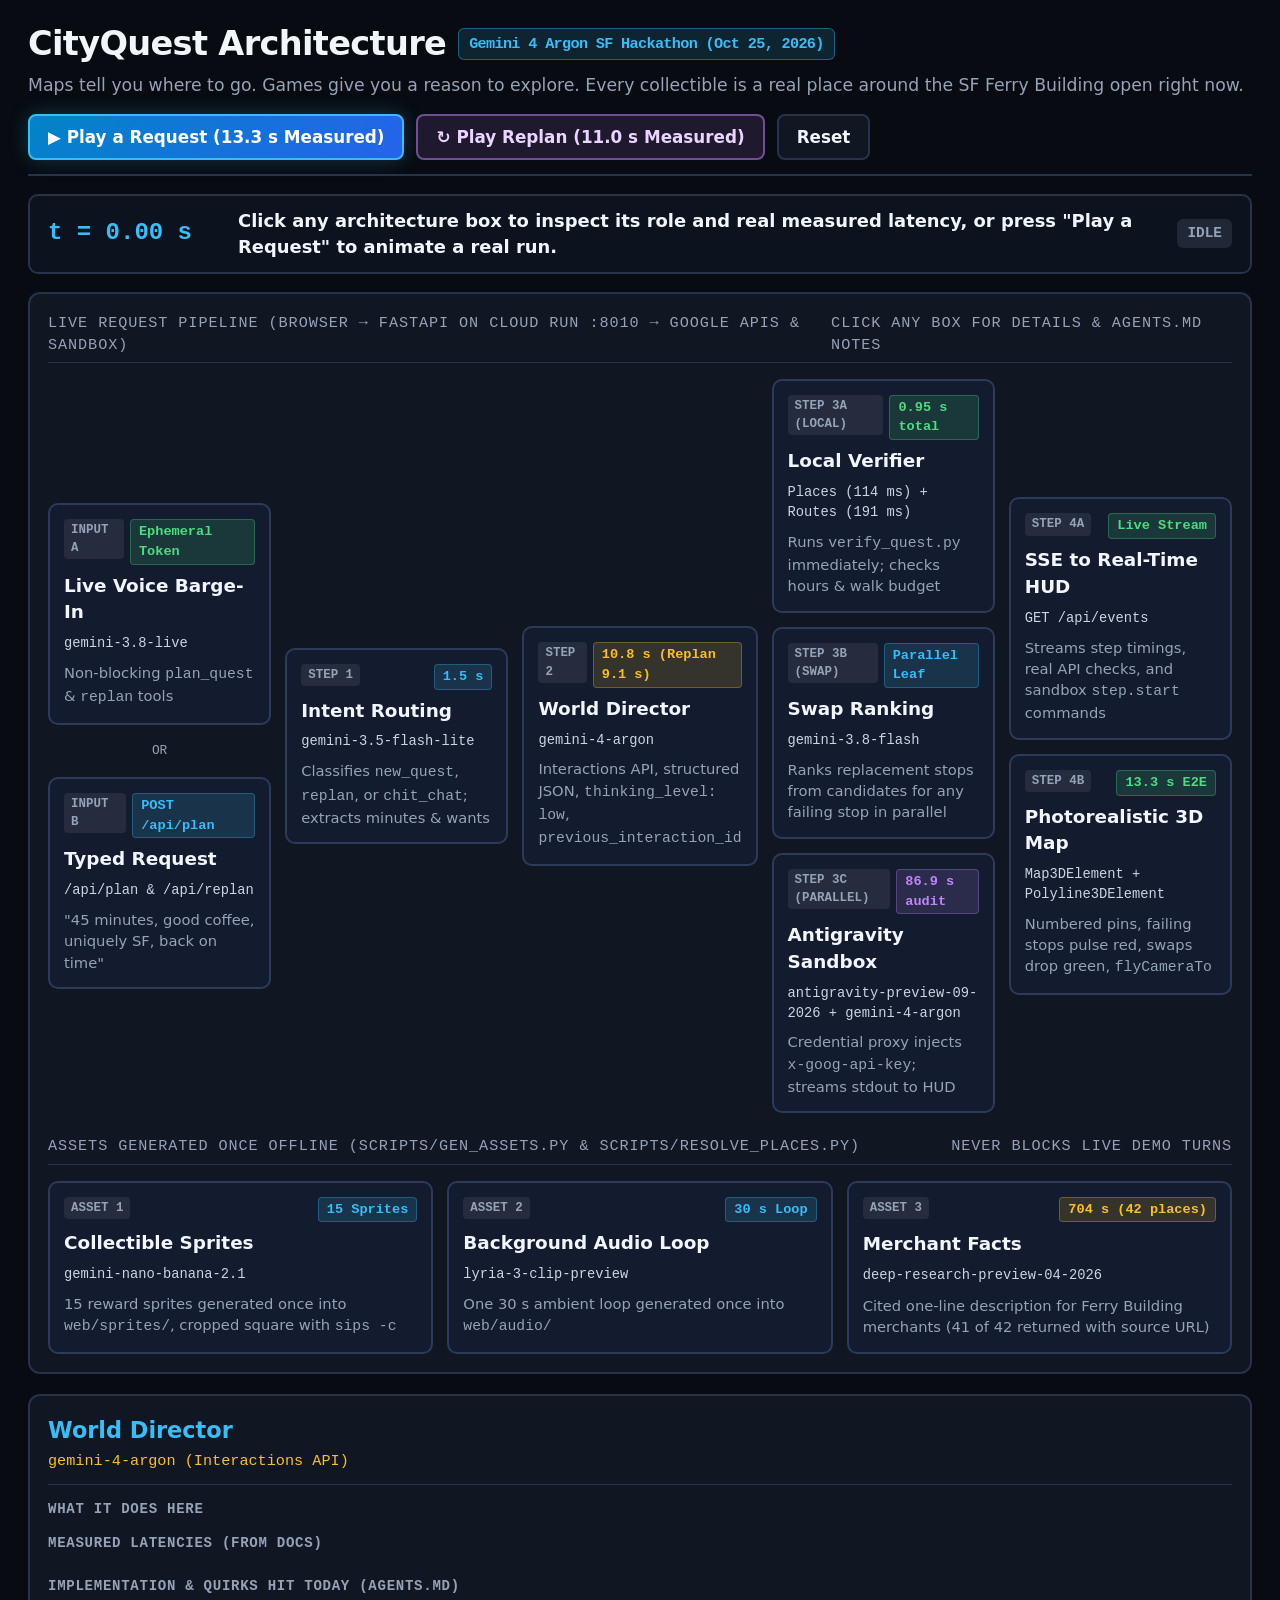
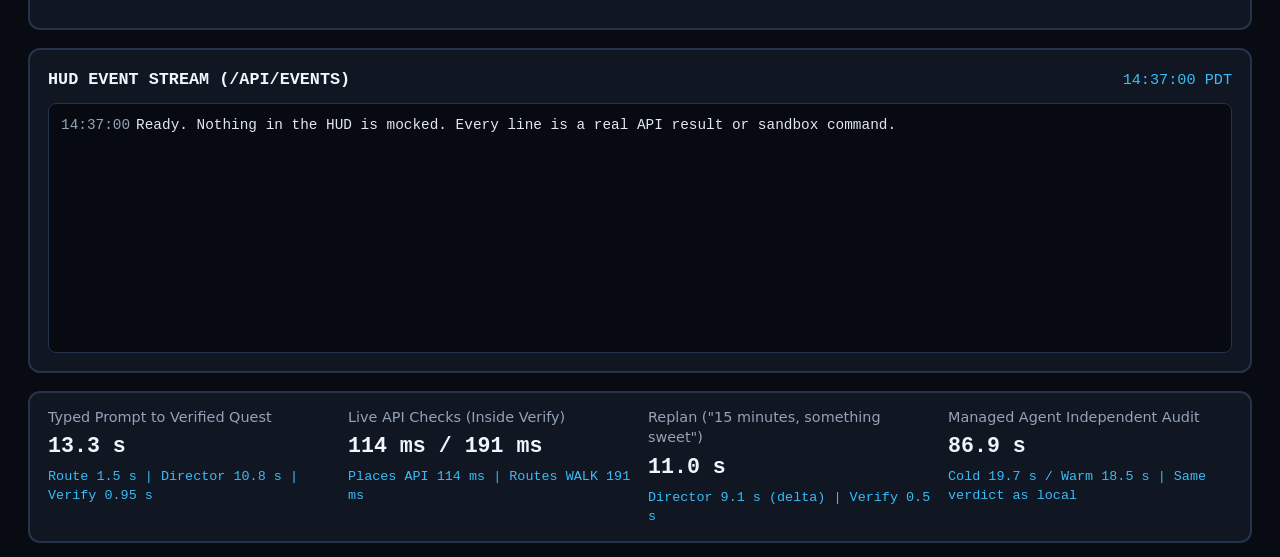
<file: web/architecture.html>
<!DOCTYPE html>
<html lang="en">
<head>
<meta charset="UTF-8">
<meta name="viewport" content="width=device-width, initial-scale=1.0">
<title>CityQuest Architecture | Gemini 4 Argon SF Hackathon</title>
<style>
  :root {
    --bg: #080b11;
    --panel: #101622;
    --panel-hover: #172033;
    --border: #25334d;
    --text: #f0f6fc;
    --muted: #94a3b8;
    --cyan: #38bdf8;
    --green: #4ade80;
    --amber: #fbbf24;
    --red: #f87171;
    --purple: #c084fc;
    --font-sans: system-ui, -apple-system, BlinkMacSystemFont, "Segoe UI", Roboto, sans-serif;
    --font-mono: ui-monospace, SFMono-Regular, Menlo, Monaco, Consolas, monospace;
  }

  * {
    box-sizing: border-box;
    margin: 0;
    padding: 0;
  }

  body {
    background-color: var(--bg);
    color: var(--text);
    font-family: var(--font-sans);
    line-height: 1.45;
    padding: 20px 28px;
    min-height: 100vh;
    display: flex;
    flex-direction: column;
    gap: 18px;
    overflow-x: hidden;
  }

  /* Header & Controls */
  header {
    display: flex;
    justify-content: space-between;
    align-items: center;
    border-bottom: 2px solid var(--border);
    padding-bottom: 14px;
    flex-wrap: wrap;
    gap: 16px;
  }

  .brand h1 {
    font-size: 2.1rem;
    font-weight: 800;
    letter-spacing: -0.02em;
    display: flex;
    align-items: center;
    gap: 12px;
  }

  .brand h1 span.tag {
    font-size: 0.95rem;
    font-family: var(--font-mono);
    background: rgba(56, 189, 248, 0.14);
    color: var(--cyan);
    border: 1px solid rgba(56, 189, 248, 0.4);
    padding: 4px 10px;
    border-radius: 6px;
    font-weight: 600;
  }

  .brand p {
    color: var(--muted);
    font-size: 1.08rem;
    margin-top: 4px;
  }

  .controls {
    display: flex;
    align-items: center;
    gap: 12px;
    flex-wrap: wrap;
  }

  button {
    font-family: var(--font-sans);
    font-size: 1.05rem;
    font-weight: 700;
    padding: 11px 18px;
    border-radius: 8px;
    border: 2px solid var(--border);
    background: var(--panel);
    color: var(--text);
    cursor: pointer;
    transition: all 0.15s ease;
    display: flex;
    align-items: center;
    gap: 8px;
  }

  button:hover {
    background: var(--panel-hover);
    border-color: var(--cyan);
  }

  button.primary {
    background: linear-gradient(135deg, #0284c7, #2563eb);
    border-color: #38bdf8;
    color: #fff;
    box-shadow: 0 0 20px rgba(56, 189, 248, 0.25);
  }

  button.primary:hover {
    background: linear-gradient(135deg, #0369a1, #1d4ed8);
    box-shadow: 0 0 25px rgba(56, 189, 248, 0.45);
  }

  button.secondary {
    background: rgba(192, 132, 252, 0.12);
    border-color: rgba(192, 132, 252, 0.5);
    color: #e9d5ff;
  }

  button.secondary:hover {
    background: rgba(192, 132, 252, 0.24);
    border-color: var(--purple);
  }

  /* Live Simulation Status Bar */
  .sim-bar {
    background: #0c121e;
    border: 2px solid var(--border);
    border-radius: 10px;
    padding: 12px 18px;
    display: grid;
    grid-template-columns: auto 1fr auto;
    align-items: center;
    gap: 20px;
  }

  .sim-timer {
    font-family: var(--font-mono);
    font-size: 1.5rem;
    font-weight: 800;
    color: var(--cyan);
    min-width: 170px;
  }

  .sim-status {
    font-size: 1.12rem;
    font-weight: 600;
    color: var(--text);
    display: flex;
    align-items: center;
    gap: 10px;
  }

  .sim-badge {
    font-family: var(--font-mono);
    font-size: 0.9rem;
    padding: 4px 10px;
    border-radius: 6px;
    font-weight: 700;
    text-transform: uppercase;
    background: rgba(148, 163, 184, 0.15);
    color: var(--muted);
  }

  .sim-badge.pass { background: rgba(74, 222, 128, 0.18); color: var(--green); border: 1px solid var(--green); }
  .sim-badge.fail { background: rgba(248, 113, 113, 0.18); color: var(--red); border: 1px solid var(--red); }
  .sim-badge.run { background: rgba(56, 189, 248, 0.18); color: var(--cyan); border: 1px solid var(--cyan); }

  /* Main Workspace */
  .workspace {
    display: grid;
    grid-template-columns: 1fr 430px;
    gap: 20px;
    align-items: start;
  }

  @media (max-width: 1280px) {
    .workspace {
      grid-template-columns: 1fr;
    }
  }

  /* Architecture Diagram Canvas */
  .diagram-panel {
    background: var(--panel);
    border: 2px solid var(--border);
    border-radius: 12px;
    padding: 18px;
    display: flex;
    flex-direction: column;
    gap: 16px;
  }

  .lane-header {
    display: flex;
    justify-content: space-between;
    align-items: center;
    font-size: 0.95rem;
    font-family: var(--font-mono);
    color: var(--muted);
    text-transform: uppercase;
    letter-spacing: 0.06em;
    border-bottom: 1px solid var(--border);
    padding-bottom: 6px;
  }

  /* Interactive Flow Layout */
  .pipeline-grid {
    display: grid;
    grid-template-columns: repeat(5, 1fr);
    gap: 14px;
    position: relative;
  }

  @media (max-width: 980px) {
    .pipeline-grid {
      grid-template-columns: 1fr;
    }
  }

  .col {
    display: flex;
    flex-direction: column;
    gap: 14px;
    justify-content: center;
  }

  .node {
    background: #131c2e;
    border: 2px solid #2b3b59;
    border-radius: 10px;
    padding: 14px;
    cursor: pointer;
    transition: all 0.18s ease;
    position: relative;
    display: flex;
    flex-direction: column;
    gap: 8px;
    min-height: 128px;
    justify-content: space-between;
  }

  .node:hover {
    border-color: var(--cyan);
    transform: translateY(-2px);
    background: #182338;
  }

  .node.selected {
    border-color: var(--cyan);
    box-shadow: 0 0 0 3px rgba(56, 189, 248, 0.25);
    background: #19253b;
  }

  /* Animation States */
  .node.active-step {
    border-color: var(--cyan);
    box-shadow: 0 0 22px rgba(56, 189, 248, 0.55);
    background: #1a2942;
  }

  .node.fail-step {
    border-color: var(--red);
    box-shadow: 0 0 22px rgba(248, 113, 113, 0.55);
    background: #2a1822;
  }

  .node.pass-step {
    border-color: var(--green);
    box-shadow: 0 0 18px rgba(74, 222, 128, 0.35);
  }

  .node.sandbox-step {
    border-color: var(--purple);
    box-shadow: 0 0 22px rgba(192, 132, 252, 0.45);
  }

  .node-top {
    display: flex;
    justify-content: space-between;
    align-items: flex-start;
    gap: 6px;
  }

  .node-step-num {
    font-family: var(--font-mono);
    font-size: 0.78rem;
    padding: 2px 7px;
    border-radius: 4px;
    background: rgba(255,255,255,0.07);
    color: var(--muted);
    font-weight: 700;
  }

  .node-latency {
    font-family: var(--font-mono);
    font-size: 0.85rem;
    font-weight: 700;
    padding: 2px 8px;
    border-radius: 4px;
    background: rgba(56, 189, 248, 0.14);
    color: var(--cyan);
    border: 1px solid rgba(56, 189, 248, 0.3);
  }

  .node-latency.green {
    background: rgba(74, 222, 128, 0.14);
    color: var(--green);
    border-color: rgba(74, 222, 128, 0.3);
  }

  .node-latency.amber {
    background: rgba(251, 191, 36, 0.14);
    color: var(--amber);
    border-color: rgba(251, 191, 36, 0.3);
  }

  .node-latency.purple {
    background: rgba(192, 132, 252, 0.14);
    color: var(--purple);
    border-color: rgba(192, 132, 252, 0.3);
  }

  .node-title {
    font-size: 1.15rem;
    font-weight: 700;
    color: var(--text);
  }

  .node-model {
    font-family: var(--font-mono);
    font-size: 0.86rem;
    color: #cbd5e1;
    word-break: break-word;
  }

  .node-sub {
    font-size: 0.92rem;
    color: var(--muted);
  }

  /* Flow Connector Badges */
  .flow-hint {
    font-family: var(--font-mono);
    font-size: 0.8rem;
    color: var(--muted);
    text-align: center;
    padding: 3px 0;
  }

  /* Offline Generated Once Row */
  .assets-row {
    display: grid;
    grid-template-columns: repeat(3, 1fr);
    gap: 14px;
  }

  @media (max-width: 900px) {
    .assets-row {
      grid-template-columns: 1fr;
    }
  }

  /* Right Sidebar: Inspector + Live HUD Log */
  .sidebar {
    display: flex;
    flex-direction: column;
    gap: 18px;
  }

  .inspector-card, .hud-card {
    background: var(--panel);
    border: 2px solid var(--border);
    border-radius: 12px;
    padding: 18px;
  }

  .inspector-header {
    display: flex;
    justify-content: space-between;
    align-items: flex-start;
    gap: 12px;
    border-bottom: 1px solid var(--border);
    padding-bottom: 12px;
    margin-bottom: 14px;
  }

  .inspector-title {
    font-size: 1.4rem;
    font-weight: 800;
    color: var(--cyan);
  }

  .inspector-model {
    font-family: var(--font-mono);
    font-size: 0.95rem;
    color: var(--amber);
    margin-top: 4px;
  }

  .inspector-section {
    margin-bottom: 14px;
  }

  .inspector-section h4 {
    font-size: 0.88rem;
    font-family: var(--font-mono);
    text-transform: uppercase;
    letter-spacing: 0.05em;
    color: var(--muted);
    margin-bottom: 6px;
  }

  .inspector-section p, .inspector-section li {
    font-size: 1.03rem;
    color: var(--text);
    margin-bottom: 6px;
  }

  .inspector-section ul {
    padding-left: 18px;
  }

  .metric-pills {
    display: flex;
    flex-wrap: wrap;
    gap: 8px;
    margin-top: 8px;
  }

  .metric-pill {
    font-family: var(--font-mono);
    font-size: 0.9rem;
    background: #0b101b;
    border: 1px solid var(--border);
    padding: 6px 10px;
    border-radius: 6px;
    color: var(--green);
  }

  /* Streaming HUD Log */
  .hud-header {
    display: flex;
    justify-content: space-between;
    align-items: center;
    margin-bottom: 10px;
  }

  .hud-header h3 {
    font-size: 1.05rem;
    font-family: var(--font-mono);
    text-transform: uppercase;
    color: var(--text);
  }

  .hud-clock {
    font-family: var(--font-mono);
    font-size: 0.95rem;
    color: var(--cyan);
  }

  .hud-log {
    background: #070a10;
    border: 1px solid var(--border);
    border-radius: 8px;
    padding: 12px;
    font-family: var(--font-mono);
    font-size: 0.9rem;
    height: 250px;
    overflow-y: auto;
    display: flex;
    flex-direction: column;
    gap: 7px;
  }

  .log-line {
    line-height: 1.35;
    word-break: break-word;
  }

  .log-line .t { color: var(--muted); margin-right: 6px; }
  .log-line.info { color: #e2e8f0; }
  .log-line.pass { color: var(--green); }
  .log-line.fail { color: var(--red); }
  .log-line.agent { color: var(--purple); }
  .log-line.route { color: var(--cyan); }

  /* Footer summary table */
  .benchmarks-bar {
    background: var(--panel);
    border: 2px solid var(--border);
    border-radius: 12px;
    padding: 14px 18px;
    display: grid;
    grid-template-columns: repeat(4, 1fr);
    gap: 16px;
  }

  @media (max-width: 980px) {
    .benchmarks-bar {
      grid-template-columns: 1fr 1fr;
    }
  }

  .bench-item {
    display: flex;
    flex-direction: column;
    gap: 4px;
  }

  .bench-label {
    font-size: 0.9rem;
    color: var(--muted);
  }

  .bench-val {
    font-family: var(--font-mono);
    font-size: 1.35rem;
    font-weight: 800;
    color: var(--text);
  }

  .bench-sub {
    font-family: var(--font-mono);
    font-size: 0.84rem;
    color: var(--cyan);
  }
</style>
</head>
<body>

<header>
  <div class="brand">
    <h1>
      CityQuest Architecture
      <span class="tag">Gemini 4 Argon SF Hackathon (Oct 25, 2026)</span>
    </h1>
    <p>Maps tell you where to go. Games give you a reason to explore. Every collectible is a real place around the SF Ferry Building open right now.</p>
  </div>
  <div class="controls">
    <button class="primary" id="btnPlayInitial" onclick="runSimulation('initial')">
      &#9654; Play a Request (13.3 s Measured)
    </button>
    <button class="secondary" id="btnPlayReplan" onclick="runSimulation('replan')">
      &#8635; Play Replan (11.0 s Measured)
    </button>
    <button onclick="resetSimulation()">
      Reset
    </button>
  </div>
</header>

<div class="sim-bar">
  <div class="sim-timer" id="simTimer">t = 0.00 s</div>
  <div class="sim-status" id="simStatus">
    Click any architecture box to inspect its role and real measured latency, or press "Play a Request" to animate a real run.
  </div>
  <div class="sim-badge" id="simBadge">IDLE</div>
</div>

<div class="workspace">
  <!-- Left: Interactive Architecture Diagram -->
  <div class="diagram-panel">
    <div class="lane-header">
      <span>Live Request Pipeline (Browser &rarr; FastAPI on Cloud Run :8010 &rarr; Google APIs &amp; Sandbox)</span>
      <span>Click any box for details &amp; AGENTS.md notes</span>
    </div>

    <div class="pipeline-grid">
      <!-- Column 1: Entry (Voice or Typed) -->
      <div class="col">
        <div class="node" id="node-voice" onclick="selectNode('voice')">
          <div class="node-top">
            <span class="node-step-num">INPUT A</span>
            <span class="node-latency green">Ephemeral Token</span>
          </div>
          <div class="node-title">Live Voice Barge-In</div>
          <div class="node-model">gemini-3.8-live</div>
          <div class="node-sub">Non-blocking <code>plan_quest</code> &amp; <code>replan</code> tools</div>
        </div>

        <div class="flow-hint">OR</div>

        <div class="node" id="node-typed" onclick="selectNode('typed')">
          <div class="node-top">
            <span class="node-step-num">INPUT B</span>
            <span class="node-latency">POST /api/plan</span>
          </div>
          <div class="node-title">Typed Request</div>
          <div class="node-model">/api/plan &amp; /api/replan</div>
          <div class="node-sub">"45 minutes, good coffee, uniquely SF, back on time"</div>
        </div>
      </div>

      <!-- Column 2: Intent Routing -->
      <div class="col">
        <div class="node" id="node-router" onclick="selectNode('router')">
          <div class="node-top">
            <span class="node-step-num">STEP 1</span>
            <span class="node-latency">1.5 s</span>
          </div>
          <div class="node-title">Intent Routing</div>
          <div class="node-model">gemini-3.5-flash-lite</div>
          <div class="node-sub">Classifies <code>new_quest</code>, <code>replan</code>, or <code>chit_chat</code>; extracts minutes &amp; wants</div>
        </div>
      </div>

      <!-- Column 3: World Director -->
      <div class="col">
        <div class="node" id="node-director" onclick="selectNode('director')">
          <div class="node-top">
            <span class="node-step-num">STEP 2</span>
            <span class="node-latency amber">10.8 s (Replan 9.1 s)</span>
          </div>
          <div class="node-title">World Director</div>
          <div class="node-model">gemini-4-argon</div>
          <div class="node-sub">Interactions API, structured JSON, <code>thinking_level: low</code>, <code>previous_interaction_id</code></div>
        </div>
      </div>

      <!-- Column 4: Dual Verification + Swap Ranking -->
      <div class="col">
        <div class="node" id="node-local-verify" onclick="selectNode('local-verify')">
          <div class="node-top">
            <span class="node-step-num">STEP 3A (LOCAL)</span>
            <span class="node-latency green">0.95 s total</span>
          </div>
          <div class="node-title">Local Verifier</div>
          <div class="node-model">Places (114 ms) + Routes (191 ms)</div>
          <div class="node-sub">Runs <code>verify_quest.py</code> immediately; checks hours &amp; walk budget</div>
        </div>

        <div class="node" id="node-swap" onclick="selectNode('swap')">
          <div class="node-top">
            <span class="node-step-num">STEP 3B (SWAP)</span>
            <span class="node-latency">Parallel Leaf</span>
          </div>
          <div class="node-title">Swap Ranking</div>
          <div class="node-model">gemini-3.8-flash</div>
          <div class="node-sub">Ranks replacement stops from candidates for any failing stop in parallel</div>
        </div>

        <div class="node" id="node-sandbox" onclick="selectNode('sandbox')">
          <div class="node-top">
            <span class="node-step-num">STEP 3C (PARALLEL)</span>
            <span class="node-latency purple">86.9 s audit</span>
          </div>
          <div class="node-title">Antigravity Sandbox</div>
          <div class="node-model">antigravity-preview-09-2026 + gemini-4-argon</div>
          <div class="node-sub">Credential proxy injects <code>x-goog-api-key</code>; streams stdout to HUD</div>
        </div>
      </div>

      <!-- Column 5: SSE to HUD & 3D Map -->
      <div class="col">
        <div class="node" id="node-sse-hud" onclick="selectNode('sse-hud')">
          <div class="node-top">
            <span class="node-step-num">STEP 4A</span>
            <span class="node-latency green">Live Stream</span>
          </div>
          <div class="node-title">SSE to Real-Time HUD</div>
          <div class="node-model">GET /api/events</div>
          <div class="node-sub">Streams step timings, real API checks, and sandbox <code>step.start</code> commands</div>
        </div>

        <div class="node" id="node-map3d" onclick="selectNode('map3d')">
          <div class="node-top">
            <span class="node-step-num">STEP 4B</span>
            <span class="node-latency green">13.3 s E2E</span>
          </div>
          <div class="node-title">Photorealistic 3D Map</div>
          <div class="node-model">Map3DElement + Polyline3DElement</div>
          <div class="node-sub">Numbered pins, failing stops pulse red, swaps drop green, <code>flyCameraTo</code></div>
        </div>
      </div>
    </div>

    <!-- Bottom Lane: Assets Generated Once -->
    <div class="lane-header" style="margin-top: 6px;">
      <span>Assets Generated Once Offline (<code>scripts/gen_assets.py</code> &amp; <code>scripts/resolve_places.py</code>)</span>
      <span>Never blocks live demo turns</span>
    </div>

    <div class="assets-row">
      <div class="node" id="node-sprites" onclick="selectNode('sprites')">
        <div class="node-top">
          <span class="node-step-num">ASSET 1</span>
          <span class="node-latency">15 Sprites</span>
        </div>
        <div class="node-title">Collectible Sprites</div>
        <div class="node-model">gemini-nano-banana-2.1</div>
        <div class="node-sub">15 reward sprites generated once into <code>web/sprites/</code>, cropped square with <code>sips -c</code></div>
      </div>

      <div class="node" id="node-lyria" onclick="selectNode('lyria')">
        <div class="node-top">
          <span class="node-step-num">ASSET 2</span>
          <span class="node-latency">30 s Loop</span>
        </div>
        <div class="node-title">Background Audio Loop</div>
        <div class="node-model">lyria-3-clip-preview</div>
        <div class="node-sub">One 30 s ambient loop generated once into <code>web/audio/</code></div>
      </div>

      <div class="node" id="node-research" onclick="selectNode('research')">
        <div class="node-top">
          <span class="node-step-num">ASSET 3</span>
          <span class="node-latency amber">704 s (42 places)</span>
        </div>
        <div class="node-title">Merchant Facts</div>
        <div class="node-model">deep-research-preview-04-2026</div>
        <div class="node-sub">Cited one-line description for Ferry Building merchants (41 of 42 returned with source URL)</div>
      </div>
    </div>
  </div>

  <!-- Right: Inspector & Live HUD Log -->
  <div class="sidebar">
    <div class="inspector-card" id="inspectorCard">
      <div class="inspector-header">
        <div>
          <div class="inspector-title" id="inspTitle">World Director</div>
          <div class="inspector-model" id="inspModel">gemini-4-argon (Interactions API)</div>
        </div>
      </div>

      <div class="inspector-section">
        <h4>What It Does Here</h4>
        <p id="inspDesc"></p>
      </div>

      <div class="inspector-section">
        <h4>Measured Latencies (From Docs)</h4>
        <div class="metric-pills" id="inspMetrics"></div>
      </div>

      <div class="inspector-section">
        <h4>Implementation &amp; Quirks Hit Today (AGENTS.md)</h4>
        <ul id="inspNotes"></ul>
      </div>
    </div>

    <div class="hud-card">
      <div class="hud-header">
        <h3>HUD Event Stream (<code>/api/events</code>)</h3>
        <span class="hud-clock" id="hudClock">14:37:00 PDT</span>
      </div>
      <div class="hud-log" id="hudLog">
        <div class="log-line info"><span class="t">14:37:00</span>Ready. Nothing in the HUD is mocked. Every line is a real API result or sandbox command.</div>
      </div>
    </div>
  </div>
</div>

<!-- Bottom Measured Summary Bar -->
<div class="benchmarks-bar">
  <div class="bench-item">
    <span class="bench-label">Typed Prompt to Verified Quest</span>
    <span class="bench-val">13.3 s</span>
    <span class="bench-sub">Route 1.5 s | Director 10.8 s | Verify 0.95 s</span>
  </div>
  <div class="bench-item">
    <span class="bench-label">Live API Checks (Inside Verify)</span>
    <span class="bench-val">114 ms / 191 ms</span>
    <span class="bench-sub">Places API 114 ms | Routes WALK 191 ms</span>
  </div>
  <div class="bench-item">
    <span class="bench-label">Replan ("15 minutes, something sweet")</span>
    <span class="bench-val">11.0 s</span>
    <span class="bench-sub">Director 9.1 s (delta) | Verify 0.5 s</span>
  </div>
  <div class="bench-item">
    <span class="bench-label">Managed Agent Independent Audit</span>
    <span class="bench-val">86.9 s</span>
    <span class="bench-sub">Cold 19.7 s / Warm 18.5 s | Same verdict as local</span>
  </div>
</div>

<script>
  const NODES = {
    'voice': {
      title: 'Live Voice with Ephemeral Tokens',
      model: 'gemini-3.8-live',
      desc: 'Handles voice in and out in the browser with barge-in support and non-blocking plan_quest and replan tool calls. Hosted on Cloud Run over HTTPS so phone microphones work.',
      metrics: [
        'Single-use ephemeral tokens via POST /api/live-token',
        'Target replan turnaround: under 15 s'
      ],
      notes: [
        'Keys come only from environment variables (GEMINI_API_KEY, MAPS_SERVER_KEY, MAPS_BROWSER_KEY).',
        'POST /api/live-token mints a single-use ephemeral token so the Gemini API key never enters the browser.',
        'Gemini 3.8 Flash TTS (gemini-3.8-flash-tts) is available for spoken quest cards only where Live is not already speaking.'
      ]
    },
    'typed': {
      title: 'Typed Request Entry',
      model: 'POST /api/plan & POST /api/replan',
      desc: 'Accepts natural language time budgets and cravings such as "45 minutes, good coffee, something uniquely San Francisco, back on time" starting and ending at SHACK15 (1 Ferry Building, Suite 201).',
      metrics: [
        'Typed prompt to verified quest: 13.3 s end to end',
        'Typed replan ("15 minutes, something sweet"): 11.0 s end to end'
      ],
      notes: [
        'Port 8000 on the dev Mac was taken by another project, so CityQuest runs on port 8010 locally.',
        'CityQuest never books, buys or messages anyone. It only plans and checks.'
      ]
    },
    'router': {
      title: 'Intent Routing & Guardrail',
      model: 'gemini-3.5-flash-lite',
      desc: 'Classifies incoming user text or voice transcript as new_quest, replan, or chit_chat, and extracts the time budget in minutes and specific wants before invoking the World Director.',
      metrics: [
        'Integration 1 measured route latency: 1.5 s'
      ],
      notes: [
        'Runs as the fast initial guardrail before calling Gemini 4 Argon.',
        'Shared genai.Client() instance is kept in a server variable so the client does not close mid-request.'
      ]
    },
    'director': {
      title: 'World Director',
      model: 'gemini-4-argon (Interactions API)',
      desc: 'Plans a 2 to 4 stop quest around the SF Ferry Building as schema-checked JSON using only resolved place_ids from data/merchants.json. Replans as a delta using previous_interaction_id.',
      metrics: [
        'Integration 1 Director: 10.8 s',
        'Replan Director (previous_interaction_id): 9.1 s (10.9 s in benchmark)',
        'Full PLACES list benchmark: low = 11.4 s, medium = 14.6 s',
        'Short planning prompt (2:13 PM): low = 5.00 s, medium = 4.43 s'
      ],
      notes: [
        'Kept thinking_level="low" for every turn to stay well under the 25 s plan and 15 s replan targets.',
        'Argon returns JSON wrapped in a
</file>
